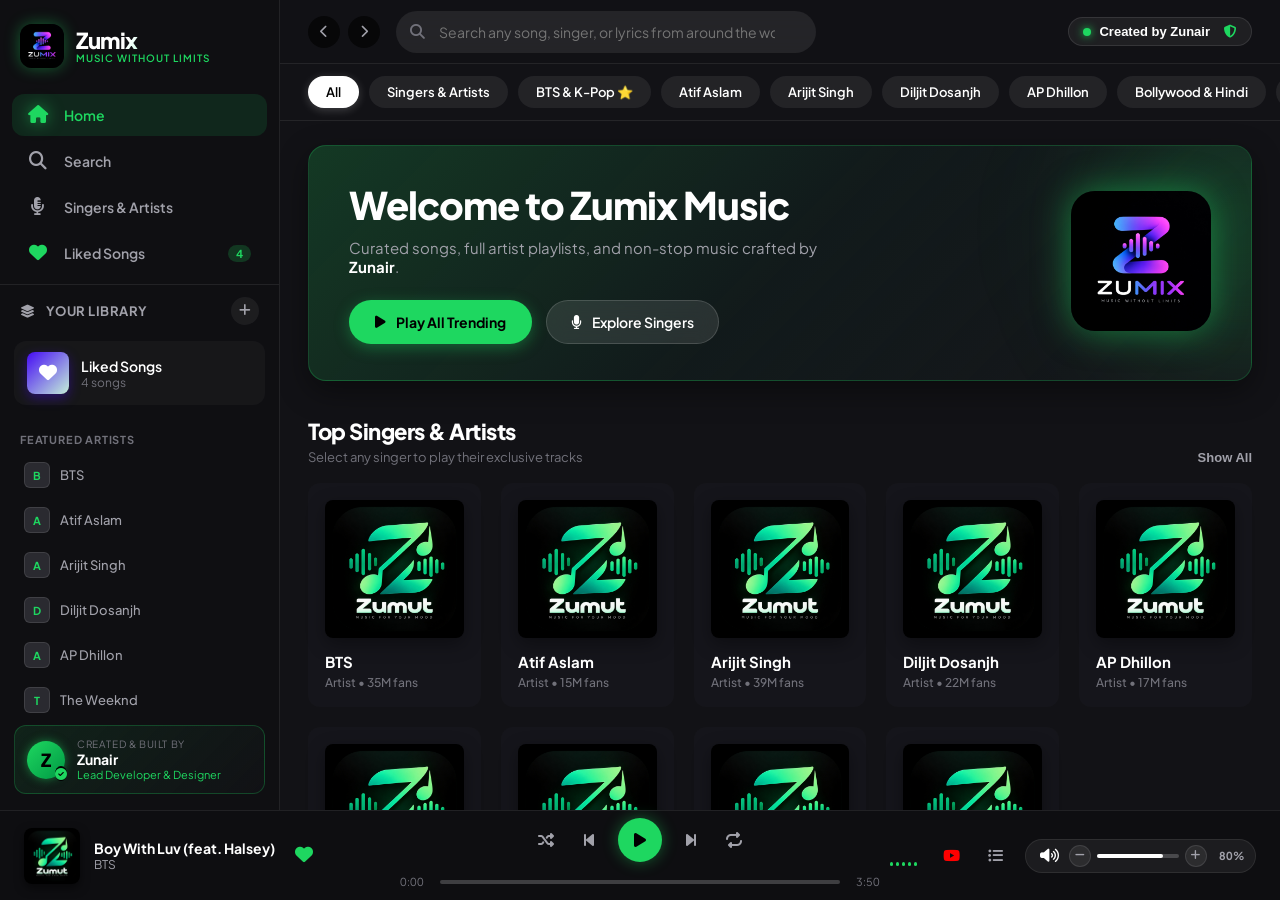
<file: index.html>
<!DOCTYPE html>
<html lang="en">
<head>
  <meta charset="UTF-8">
  <meta name="viewport" content="width=device-width, initial-scale=1.0">
  <title>Zumix - Music Without Limits | Created by Zunair</title>
  <link rel="icon" type="image/png" href="zumix-logo.png">
  <meta name="description" content="Zumix - Music Without Limits created by Zunair. Listen to your favorite songs and complete playlists of every singer with real-time search, responsive audio engine, and dark aesthetic interface.">
  
  <!-- Google Fonts -->
  <link rel="preconnect" href="https://fonts.googleapis.com">
  <link rel="preconnect" href="https://fonts.gstatic.com" crossorigin>
  <link href="https://fonts.googleapis.com/css2?family=Plus+Jakarta+Sans:wght@300;400;500;600;700;800&display=swap" rel="stylesheet">
  
  <!-- Font Awesome Icons -->
  <link rel="stylesheet" href="https://cdnjs.cloudflare.com/ajax/libs/font-awesome/6.5.2/css/all.min.css">
  
  <!-- Main Stylesheet -->
  <link rel="stylesheet" href="style.css">
</head>
<body>
  <div class="app-container">
    
    <!-- LEFT SIDEBAR -->
    <aside class="sidebar" id="sidebar">
      <div class="sidebar-header">
        <div class="brand-logo-container" id="brandHomeBtn">
          <img src="zumix-logo.png" alt="Zumix Logo" class="brand-logo">
          <div class="brand-text">
            <span class="brand-name">Zumix</span>
            <span class="brand-tagline">Music Without Limits</span>
          </div>
        </div>
        <button class="mobile-close-sidebar" id="closeSidebarBtn" aria-label="Close sidebar">
          <i class="fa-solid fa-xmark"></i>
        </button>
      </div>

      <!-- Main Navigation -->
      <nav class="sidebar-nav">
        <ul>
          <li class="nav-item active" id="navHome">
            <a href="javascript:void(0)"><i class="fa-solid fa-house"></i> <span>Home</span></a>
          </li>
          <li class="nav-item" id="navSearch">
            <a href="javascript:void(0)"><i class="fa-solid fa-magnifying-glass"></i> <span>Search</span></a>
          </li>
          <li class="nav-item" id="navSingers">
            <a href="javascript:void(0)"><i class="fa-solid fa-microphone-lines"></i> <span>Singers & Artists</span></a>
          </li>
          <li class="nav-item" id="navLiked">
            <a href="javascript:void(0)">
              <i class="fa-solid fa-heart" style="color: #1ed760;"></i> 
              <span>Liked Songs</span>
              <span class="badge" id="likedCountBadge">0</span>
            </a>
          </li>
        </ul>
      </nav>

      <!-- Library & Playlists Section -->
      <div class="sidebar-library">
        <div class="library-header">
          <div class="lib-title">
            <i class="fa-solid fa-layer-group"></i>
            <span>Your Library</span>
          </div>
          <button class="lib-add-btn" id="createPlaylistBtn" title="Create Playlist">
            <i class="fa-solid fa-plus"></i>
          </button>
        </div>

        <div class="library-shortcuts">
          <div class="lib-card-liked" id="libLikedCard">
            <div class="liked-icon-box">
              <i class="fa-solid fa-heart"></i>
            </div>
            <div class="liked-info">
              <h4>Liked Songs</h4>
              <p><span id="libLikedCount">0</span> songs</p>
            </div>
          </div>
        </div>

        <!-- Quick Singer / Artist Filter list in Sidebar -->
        <div class="sidebar-artists-list">
          <div class="sub-heading">Featured Artists</div>
          <ul id="sidebarArtistUl">
            <!-- Injected via JavaScript -->
          </ul>
        </div>
      </div>

      <!-- Creator Attribution Badge at Sidebar Bottom -->
      <div class="creator-sidebar-card" id="creatorBadgeBtn">
        <div class="creator-avatar-wrap">
          <div class="creator-avatar">Z</div>
          <span class="verified-dot" title="Verified Creator"><i class="fa-solid fa-circle-check"></i></span>
        </div>
        <div class="creator-details">
          <div class="creator-label">Created & Built by</div>
          <div class="creator-name">Zunair</div>
          <div class="creator-role">Lead Developer & Designer</div>
        </div>
      </div>
    </aside>

    <!-- MAIN APP CONTENT AREA -->
    <main class="main-content" id="mainContent">
      
      <!-- TOP NAVIGATION BAR -->
      <header class="top-bar" id="topBar">
        <div class="top-left-group">
          <button class="mobile-toggle-btn" id="openSidebarBtn" aria-label="Open sidebar">
            <i class="fa-solid fa-bars"></i>
          </button>
          
          <div class="history-arrows">
            <button class="history-btn" id="navBackBtn" title="Go back"><i class="fa-solid fa-chevron-left"></i></button>
            <button class="history-btn" id="navForwardBtn" title="Go forward"><i class="fa-solid fa-chevron-right"></i></button>
          </div>

          <!-- Live Global Search Bar -->
          <div class="search-input-wrapper">
            <i class="fa-solid fa-magnifying-glass search-icon"></i>
            <input type="text" id="globalSearchInput" placeholder="Search any song, singer, or lyrics from around the world (Press Enter)..." autocomplete="off">
            <div class="search-spinner" id="searchSpinner"><i class="fa-solid fa-spinner fa-spin"></i></div>
            <button class="clear-search-btn" id="clearSearchBtn" aria-label="Clear search">
              <i class="fa-solid fa-xmark"></i>
            </button>
          </div>
        </div>

        <div class="top-right-group">
          <button class="creator-chip-btn" id="creatorHeaderBtn" title="About Developer Zunair">
            <span class="chip-dot"></span>
            <span class="chip-text">Created by <strong>Zunair</strong></span>
            <i class="fa-solid fa-shield-halved" style="color: #1ed760; margin-left: 6px;"></i>
          </button>
        </div>
      </header>

      <!-- FILTER CHIPS (All, Singers, Bollywood, Punjabi, BTS, Pop) -->
      <section class="filter-chips-bar" id="filterChipsBar">
        <button class="filter-pill active" data-filter="all">All</button>
        <button class="filter-pill" data-filter="artists">Singers & Artists</button>
        <button class="filter-pill" data-filter="bts">BTS & K-Pop ⭐</button>
        <button class="filter-pill" data-filter="atif">Atif Aslam</button>
        <button class="filter-pill" data-filter="arijit">Arijit Singh</button>
        <button class="filter-pill" data-filter="diljit">Diljit Dosanjh</button>
        <button class="filter-pill" data-filter="apdhillon">AP Dhillon</button>
        <button class="filter-pill" data-filter="bollywood">Bollywood & Hindi</button>
        <button class="filter-pill" data-filter="international">International Pop</button>
        <button class="filter-pill" data-filter="local">Local Tracks</button>
      </section>

      <!-- DYNAMIC VIEWS CONTAINER -->
      <div class="content-scroll-area" id="contentScrollArea">
        
        <!-- 1. HOME VIEW (Default) -->
        <section class="view-section active" id="viewHome">
          
          <!-- Hero Banner -->
          <div class="hero-banner">
            <div class="hero-content">
              <h1 class="hero-title">Welcome to Zumix Music</h1>
              <p class="hero-subtitle">Curated songs, full artist playlists, and non-stop music crafted by <strong>Zunair</strong>.</p>
              <div class="hero-actions">
                <button class="btn-primary" id="heroPlayAllBtn">
                  <i class="fa-solid fa-play"></i> Play All Trending
                </button>
                <button class="btn-secondary" id="heroExploreSingersBtn">
                  <i class="fa-solid fa-microphone"></i> Explore Singers
                </button>
              </div>
            </div>
            <div class="hero-logo-showcase">
              <img src="zumix-logo.png" alt="Zumix Badge" class="hero-logo-img">
            </div>
          </div>

          <!-- Top Artists / Singers Section ("Her singer k alag") -->
          <div class="section-container">
            <div class="section-header">
              <div>
                <h2 class="section-title">Top Singers & Artists</h2>
                <p class="section-subtitle">Select any singer to play their exclusive tracks</p>
              </div>
              <button class="view-all-link" id="viewAllSingersBtn">Show All</button>
            </div>
            <div class="artists-grid" id="featuredArtistsGrid">
              <!-- Rendered via JS -->
            </div>
          </div>

          <!-- Quick Picks / Continue Listening -->
          <div class="section-container">
            <div class="section-header">
              <div>
                <h2 class="section-title">Trending Now on Zumix</h2>
                <p class="section-subtitle">Most played tracks this week</p>
              </div>
            </div>
            <div class="songs-grid" id="trendingSongsGrid">
              <!-- Rendered via JS -->
            </div>
          </div>

          <!-- Bollywood & Hindi Classics -->
          <div class="section-container">
            <div class="section-header">
              <div>
                <h2 class="section-title">Bollywood & Desi Vibe</h2>
                <p class="section-subtitle">Heart-touching melodies & upbeat tracks</p>
              </div>
            </div>
            <div class="songs-grid" id="desiSongsGrid">
              <!-- Rendered via JS -->
            </div>
          </div>

          <!-- Global & Pop Top 50 -->
          <div class="section-container">
            <div class="section-header">
              <div>
                <h2 class="section-title">Global Chartbusters</h2>
                <p class="section-subtitle">The biggest international hits right now</p>
              </div>
            </div>
            <div class="songs-grid" id="globalSongsGrid">
              <!-- Rendered via JS -->
            </div>
          </div>

        </section>

        <!-- 2. SINGER / ARTIST DETAIL VIEW -->
        <section class="view-section" id="viewArtistDetail">
          <div class="artist-hero-header" id="artistHeroHeader">
            <div class="artist-hero-backdrop" id="artistBackdrop"></div>
            <div class="artist-hero-content">
              <div class="artist-badge"><i class="fa-solid fa-circle-check"></i> Verified Artist</div>
              <h1 class="artist-hero-name" id="artistHeroName">Artist Name</h1>
              <p class="artist-hero-stats" id="artistHeroStats">2,850,000 monthly listeners • Dedicated Zumix Collection</p>
              <div class="artist-hero-actions">
                <button class="btn-primary" id="artistPlayAllBtn">
                  <i class="fa-solid fa-play"></i> Play Songs
                </button>
                <button class="btn-secondary" id="backToHomeFromArtist">
                  <i class="fa-solid fa-arrow-left"></i> All Singers
                </button>
              </div>
            </div>
          </div>

          <div class="section-container">
            <div class="section-header">
              <div>
                <h2 class="section-title">All Songs by <span id="artistSectionName">Artist</span></h2>
                <p class="section-subtitle" id="artistSongsCountSubtitle">Official discography & hits</p>
              </div>
            </div>
            <div id="artistLoadingSpinner" style="display:none; text-align:center; padding: 40px 20px;">
              <i class="fa-solid fa-circle-notch fa-spin" style="font-size:32px; color:var(--zumut-green); margin-bottom:12px;"></i>
              <p style="color:var(--text-sub); font-size:14px;">Fetching complete songs collection for this singer...</p>
            </div>
            <div class="songs-table-wrapper" id="artistSongsTableWrap">
              <table class="songs-table" id="artistSongsTable">
                <thead>
                  <tr>
                    <th style="width: 45px;">#</th>
                    <th>Title & Singer</th>
                    <th>Album / Category</th>
                    <th style="width: 80px; text-align: center;"><i class="fa-regular fa-heart"></i></th>
                    <th style="width: 80px; text-align: right;"><i class="fa-regular fa-clock"></i></th>
                  </tr>
                </thead>
                <tbody id="artistSongsTableBody">
                  <!-- Rendered via JS -->
                </tbody>
              </table>
            </div>
          </div>
        </section>

        <!-- 3. ALL SINGERS VIEW -->
        <section class="view-section" id="viewAllSingers">
          <div class="section-container">
            <div class="section-header">
              <div>
                <h1 class="section-title">Singers & Artists Directory</h1>
                <p class="section-subtitle">Click on any artist to explore their discography</p>
              </div>
            </div>
            <div class="artists-grid-large" id="allSingersGrid">
              <!-- Rendered via JS -->
            </div>
          </div>
        </section>

        <!-- 4. LIKED SONGS VIEW -->
        <section class="view-section" id="viewLikedSongs">
          <div class="liked-hero-header">
            <div class="liked-big-icon">
              <i class="fa-solid fa-heart"></i>
            </div>
            <div class="liked-hero-text">
              <span class="category-label">PLAYLIST</span>
              <h1 class="liked-hero-title">Liked Songs</h1>
              <p class="liked-hero-meta">
                <span class="user-name">Zunair</span> • <span id="likedViewCount">0 songs</span>
              </p>
            </div>
          </div>

          <div class="section-container">
            <div class="liked-actions-bar">
              <button class="btn-primary" id="playAllLikedBtn">
                <i class="fa-solid fa-play"></i> Play Liked Songs
              </button>
            </div>
            
            <div class="songs-table-wrapper">
              <table class="songs-table" id="likedSongsTable">
                <thead>
                  <tr>
                    <th style="width: 45px;">#</th>
                    <th>Title & Singer</th>
                    <th>Category</th>
                    <th style="width: 80px; text-align: center;"><i class="fa-regular fa-heart"></i></th>
                    <th style="width: 80px; text-align: right;"><i class="fa-regular fa-clock"></i></th>
                  </tr>
                </thead>
                <tbody id="likedSongsTableBody">
                  <!-- Rendered via JS -->
                </tbody>
              </table>
              <div class="empty-state" id="likedEmptyState" style="display: none;">
                <i class="fa-regular fa-heart empty-icon"></i>
                <h3>No liked songs yet</h3>
                <p>Songs you like by tapping the heart icon will appear here.</p>
                <button class="btn-secondary" id="findSongsBtn">Explore Music</button>
              </div>
            </div>
          </div>
        </section>

        <!-- 5. SEARCH RESULTS VIEW -->
        <section class="view-section" id="viewSearchResults">
          <div class="section-container">
            <div class="section-header">
              <h1 class="section-title">Search Results for "<span id="searchQueryEcho"></span>"</h1>
            </div>

            <!-- Top Result Card + Matched Songs -->
            <div class="search-split-container">
              <div class="search-top-result-col" id="searchTopResultCol">
                <h3 class="subsection-title">Top Result</h3>
                <div class="top-result-card" id="searchTopResultCard">
                  <!-- Rendered via JS -->
                </div>
              </div>
              <div class="search-songs-col">
                <h3 class="subsection-title">Songs</h3>
                <div class="songs-table-wrapper">
                  <table class="songs-table">
                    <tbody id="searchSongsTableBody">
                      <!-- Rendered via JS -->
                    </tbody>
                  </table>
                </div>
              </div>
            </div>

            <div class="section-container" style="margin-top: 30px;">
              <h3 class="subsection-title">Matching Artists</h3>
              <div class="artists-grid" id="searchArtistsGrid">
                <!-- Rendered via JS -->
              </div>
            </div>

            <div class="empty-state" id="searchEmptyState" style="display: none;">
              <i class="fa-solid fa-magnifying-glass empty-icon"></i>
              <h3>No results found</h3>
              <p>Try searching for a different song name, singer (e.g., Atif, Arijit, Diljit), or genre.</p>
            </div>
          </div>
        </section>

        <!-- App Footer with Creator Attribution -->
        <footer class="app-footer">
          <div class="footer-content">
            <div class="footer-brand">
              <img src="zumix-logo.png" alt="Zumix Logo" class="footer-logo">
              <div>
                <h3>Zumix</h3>
                <p>Music Without Limits</p>
              </div>
            </div>
            <div class="footer-creator-credit">
              <p>Designed, Engineered & Built with passion by <strong>Zunair</strong></p>
              <div class="footer-tags">
                <span class="tag">Spotify Architecture</span>
                <span class="tag">Smart Singer Filters</span>
                <span class="tag">Instant Search</span>
                <span class="tag">Equalizer Waveform</span>
              </div>
            </div>
          </div>
        </footer>

      </div>
    </main>

    <!-- RIGHT/POPUP QUEUE DRAWER (Collapsible) -->
    <aside class="queue-drawer" id="queueDrawer">
      <div class="queue-header">
        <h3>Current Play Queue</h3>
        <button class="queue-close-btn" id="closeQueueBtn"><i class="fa-solid fa-xmark"></i></button>
      </div>
      <div class="queue-current-wrap">
        <div class="queue-label">Now Playing</div>
        <div class="queue-current-card" id="queueCurrentCard">
          <!-- Injected via JS -->
        </div>
      </div>
      <div class="queue-upcoming-wrap">
        <div class="queue-label">Next In Queue</div>
        <ul class="queue-list" id="queueList">
          <!-- Injected via JS -->
        </ul>
      </div>
    </aside>

  </div>

  <!-- PERSISTENT BOTTOM AUDIO PLAYER BAR -->
  <footer class="player-bar" id="playerBar">
    
    <!-- Left: Track Info & Like Toggle -->
    <div class="player-left">
      <div class="track-thumb-container">
        <img src="zumix-logo.png" alt="Track Cover" class="track-thumb" id="playerTrackThumb">
        <div class="thumb-glow" id="playerThumbGlow"></div>
      </div>
      <div class="track-details">
        <div class="track-title" id="playerTrackTitle">Kontraa Nasha</div>
        <div class="track-artist" id="playerTrackArtist">Bollywood Pop</div>
      </div>
      <button class="like-btn" id="playerLikeBtn" aria-label="Like song" title="Save to Liked Songs">
        <i class="fa-regular fa-heart"></i>
      </button>
    </div>

    <!-- Center: Player Controls & Timeline Slider -->
    <div class="player-center">
      <div class="player-controls">
        <button class="control-btn" id="shuffleBtn" title="Shuffle (S)">
          <i class="fa-solid fa-shuffle"></i>
        </button>
        <button class="control-btn" id="prevBtn" title="Previous Song (Left Arrow)">
          <i class="fa-solid fa-backward-step"></i>
        </button>
        <button class="control-btn play-btn" id="mainPlayBtn" title="Play / Pause (Spacebar)">
          <i class="fa-solid fa-play"></i>
        </button>
        <button class="control-btn" id="nextBtn" title="Next Song (Right Arrow)">
          <i class="fa-solid fa-forward-step"></i>
        </button>
        <button class="control-btn" id="repeatBtn" title="Repeat (R)">
          <i class="fa-solid fa-repeat"></i>
        </button>
      </div>

      <div class="player-timeline">
        <span class="time-label" id="currentTimeLabel">0:00</span>
        <div class="seek-slider-container">
          <input type="range" id="seekSlider" min="0" max="100" value="0" step="0.5" aria-label="Audio progress seek bar">
          <div class="seek-progress-fill" id="seekProgressFill"></div>
        </div>
        <span class="time-label" id="durationLabel">0:00</span>
      </div>
    </div>

    <!-- Right: Visualizer, Queue Toggle, Volume Slider -->
    <div class="player-right">
      
      <!-- Live Equalizer Animation -->
      <div class="equalizer-bars-mini" id="audioEqualizerBars" title="Sound Equalizer">
        <span class="bar bar-1"></span>
        <span class="bar bar-2"></span>
        <span class="bar bar-3"></span>
        <span class="bar bar-4"></span>
        <span class="bar bar-5"></span>
      </div>

      <button class="player-icon-btn" id="openFullSongBtn" title="Play Full Song on YouTube" style="color: #ff0000;">
        <i class="fa-brands fa-youtube"></i>
      </button>

      <button class="player-icon-btn" id="toggleQueueBtn" title="Queue">
        <i class="fa-solid fa-list-ul"></i>
      </button>

      <div class="volume-container" id="volumeContainer" title="Volume Controls: Click + / -, drag slider, or scroll mouse wheel">
        <button class="volume-mute-btn" id="volumeMuteBtn" title="Mute / Unmute (M)" aria-label="Mute or Unmute">
          <i class="fa-solid fa-volume-high" id="volumeIcon"></i>
        </button>
        <button class="vol-step-btn" id="volDownBtn" title="Volume Down (-10%)" aria-label="Decrease Volume">
          <i class="fa-solid fa-minus"></i>
        </button>
        <div class="volume-slider-wrapper" id="volumeSliderWrapper">
          <input type="range" id="volumeSlider" min="0" max="1" step="0.01" value="0.8" aria-label="Volume slider">
          <div class="volume-progress-fill" id="volumeProgressFill"></div>
        </div>
        <button class="vol-step-btn" id="volUpBtn" title="Volume Up (+10%)" aria-label="Increase Volume">
          <i class="fa-solid fa-plus"></i>
        </button>
        <span class="volume-pct-label" id="volumePercentLabel">80%</span>
      </div>
    </div>
  </footer>

  <!-- DEDICATED GLOBAL AUDIO ELEMENT -->
  <audio id="globalAudio" preload="auto"></audio>

  <!-- CREATOR MODAL (ABOUT ZUNAIR & ZUMIX) -->
  <div class="modal-overlay" id="creatorModalOverlay">
    <div class="modal-dialog">
      <button class="modal-close-btn" id="closeCreatorModalBtn"><i class="fa-solid fa-xmark"></i></button>
      <div class="modal-header">
        <div class="modal-logo-wrap">
          <img src="zumix-logo.png" alt="Zumix Logo" class="modal-logo">
        </div>
        <h2>Zumix Music</h2>
        <span class="modal-tagline">"Music Without Limits"</span>
      </div>
      <div class="modal-body">
        <div class="developer-profile-card">
          <div class="dev-avatar">Z</div>
          <div class="dev-meta">
            <h3>Created by Zunair</h3>
            <span class="verified-tag"><i class="fa-solid fa-certificate"></i> Official Creator & Developer</span>
            <p>Crafted with modern responsive web technologies, customized Spotify design system, audio engine, and dynamic singer discographies.</p>
          </div>
        </div>

        <div class="app-specs-grid">
          <div class="spec-card">
            <i class="fa-solid fa-music"></i>
            <h4>Songs Library</h4>
            <p>Curated Bollywood, Punjabi, & International hits</p>
          </div>
          <div class="spec-card">
            <i class="fa-solid fa-filter"></i>
            <h4>Singer Filters</h4>
            <p>Separate catalogs for every artist</p>
          </div>
          <div class="spec-card">
            <i class="fa-solid fa-bolt"></i>
            <h4>Instant Search</h4>
            <p>Real-time fuzzy query filtering</p>
          </div>
          <div class="spec-card">
            <i class="fa-solid fa-heart"></i>
            <h4>Liked Favorites</h4>
            <p>Saved in localStorage across sessions</p>
          </div>
        </div>

        <div class="keyboard-shortcuts-hint">
          <h4>Keyboard Shortcuts</h4>
          <div class="shortcut-tags">
            <span><kbd>Space</kbd> Play / Pause</span>
            <span><kbd>→</kbd> Seek +5s</span>
            <span><kbd>←</kbd> Seek -5s</span>
            <span><kbd>↑</kbd> Vol Up</span>
            <span><kbd>↓</kbd> Vol Down</span>
            <span><kbd>M</kbd> Mute</span>
            <span><kbd>L</kbd> Like Track</span>
          </div>
        </div>
      </div>
      <div class="modal-footer">
        <button class="btn-primary" id="modalDismissBtn">Enjoy Listening</button>
      </div>
    </div>
  </div>

  <!-- TOAST NOTIFICATION -->
  <div class="toast-notification" id="toastNotification">
    <i class="fa-solid fa-circle-check toast-icon" id="toastIcon"></i>
    <span class="toast-message" id="toastMessage">Added to Liked Songs</span>
  </div>

  <!-- MAIN SCRIPT -->
  <script src="script.js"></script>
</body>
</html>
</file>
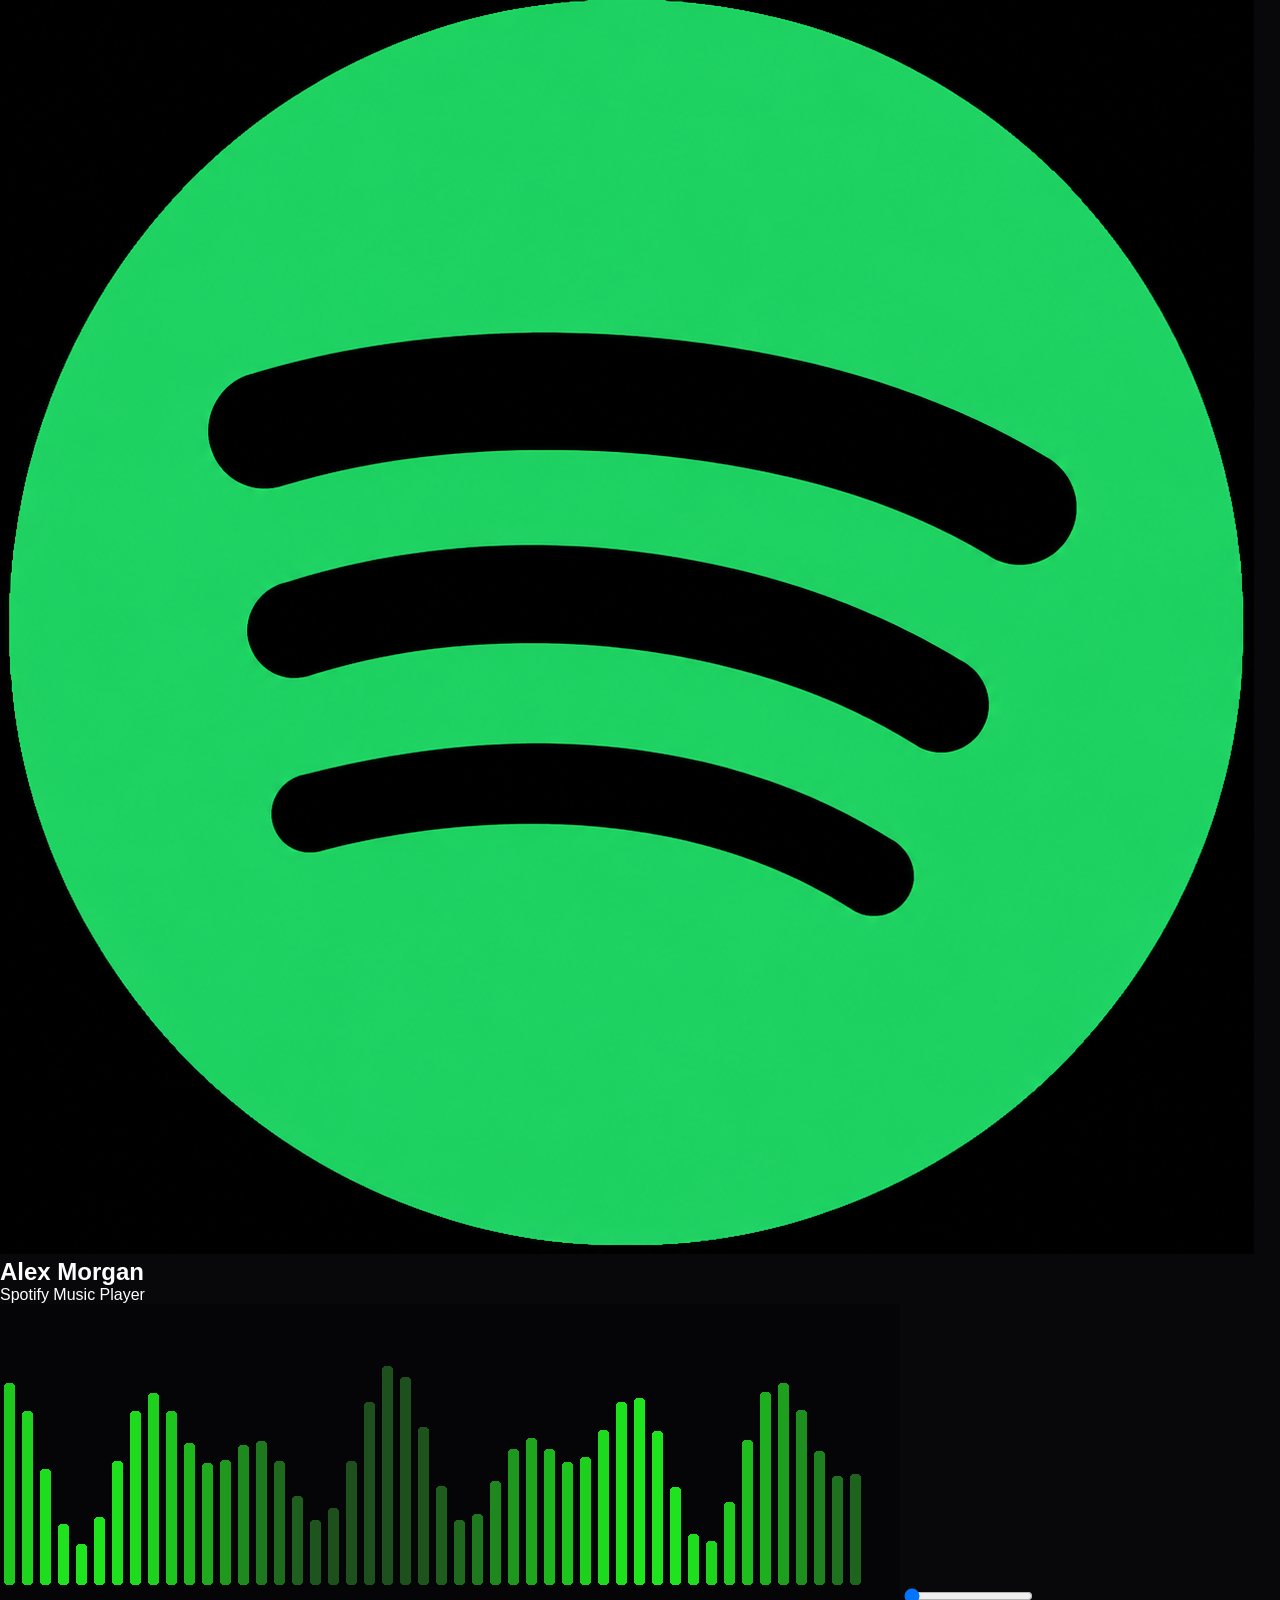
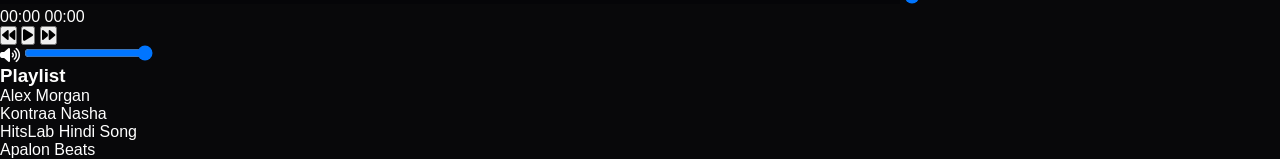
<file: idex.html>
<!DOCTYPE html>
<html lang="en">

<head>

<meta charset="UTF-8">
<meta name="viewport" content="width=device-width, initial-scale=1.0">

<title>Spotify Music Player</title>

<link rel="stylesheet" href="style.css">

<link rel="stylesheet"
href="https://cdnjs.cloudflare.com/ajax/libs/font-awesome/6.5.2/css/all.min.css">

</head>

<body>

<div class="overlay">

<div class="player">

<img src="spotify pic.png" class="logo">

<h2 id="songName">Alex Morgan</h2>

<p id="artistName">Spotify Music Player</p>

<img src="gui.gif" class="equalizer">

<audio id="audio"></audio>

<input
type="range"
id="progress"
value="0"
min="0"
max="100">

<div class="time">

<span id="current">00:00</span>

<span id="duration">00:00</span>

</div>

<div class="buttons">

<button id="back">

<i class="fa-solid fa-backward"></i>

</button>

<button id="play">

<i class="fa-solid fa-play"></i>

</button>

<button id="next">

<i class="fa-solid fa-forward"></i>

</button>

</div>

<div class="volume">

<i class="fa-solid fa-volume-high"></i>

<input
type="range"
id="volume"
min="0"
max="1"
step="0.1"
value="1">

</div>

<div class="playlist">

<h3>Playlist</h3>

<ul id="playlist">

<li>Alex Morgan</li>

<li>Kontraa Nasha</li>

<li>HitsLab Hindi Song</li>

<li>Apalon Beats</li>

</ul>

</div>

</div>

</div>

<script src="script.js"></script>

</body>

</html>
</file>
<file: style.css>
/* =========================================================
   ZUMIX - MUSIC WITHOUT LIMITS
   Created & Designed by Zunair
   Spotify Dark Aesthetic & Glassmorphism Design System
   ========================================================= */

:root {
  --bg-app: #08080a;
  --bg-sidebar: #0f0f12;
  --bg-main: #121216;
  --bg-card: rgba(24, 24, 29, 0.7);
  --bg-card-hover: #22222a;
  --bg-player: rgba(15, 15, 18, 0.95);
  
  --zumut-green: #1ed760;
  --zumut-green-glow: #00ff87;
  --zumut-accent: #10b981;
  --zumut-gradient: linear-gradient(135deg, #00d2ff 0%, #9b51e0 50%, #e040fb 100%);
  --zumix-gradient: linear-gradient(135deg, #00d2ff 0%, #9b51e0 50%, #e040fb 100%);
  --spotify-green-gradient: linear-gradient(135deg, #1ed760 0%, #1db954 100%);
  --liked-gradient: linear-gradient(135deg, #450af5 0%, #c4efd9 100%);
  
  --text-white: #ffffff;
  --text-sub: #a1a1aa;
  --text-muted: #71717a;
  --border-color: rgba(255, 255, 255, 0.08);
  --border-glow: rgba(30, 215, 96, 0.25);
  
  --sidebar-width: 280px;
  --player-height: 90px;
  --radius-sm: 8px;
  --radius-md: 12px;
  --radius-lg: 18px;
  --radius-full: 9999px;
  
  --font-main: 'Plus Jakarta Sans', -apple-system, BlinkMacSystemFont, 'Segoe UI', Roboto, sans-serif;
  --transition: all 0.25s cubic-bezier(0.4, 0, 0.2, 1);
}

* {
  margin: 0;
  padding: 0;
  box-sizing: border-box;
}

body {
  font-family: var(--font-main);
  background-color: var(--bg-app);
  color: var(--text-white);
  height: 100vh;
  overflow: hidden;
  user-select: none;
  -webkit-font-smoothing: antialiased;
}

/* Base Scrollbar */
::-webkit-scrollbar {
  width: 8px;
  height: 8px;
}
::-webkit-scrollbar-track {
  background: transparent;
}
::-webkit-scrollbar-thumb {
  background: rgba(255, 255, 255, 0.15);
  border-radius: var(--radius-full);
}
::-webkit-scrollbar-thumb:hover {
  background: rgba(255, 255, 255, 0.3);
}

/* App Layout Grid */
.app-container {
  display: flex;
  height: calc(100vh - var(--player-height));
  width: 100%;
  position: relative;
  background: radial-gradient(circle at 10% 20%, rgba(30, 215, 96, 0.06) 0%, transparent 40%),
              radial-gradient(circle at 90% 80%, rgba(0, 255, 135, 0.04) 0%, transparent 50%),
              var(--bg-app);
}

/* =========================================================
   SIDEBAR
   ========================================================= */
.sidebar {
  width: var(--sidebar-width);
  background: var(--bg-sidebar);
  border-right: 1px solid var(--border-color);
  display: flex;
  flex-direction: column;
  flex-shrink: 0;
  z-index: 100;
  transition: transform 0.3s ease;
  backdrop-filter: blur(20px);
}

.sidebar-header {
  padding: 24px 20px 16px;
  display: flex;
  align-items: center;
  justify-content: space-between;
}

.brand-logo-container {
  display: flex;
  align-items: center;
  gap: 12px;
  cursor: pointer;
  text-decoration: none;
}

.brand-logo {
  width: 44px;
  height: 44px;
  border-radius: 12px;
  object-fit: cover;
  box-shadow: 0 0 15px rgba(30, 215, 96, 0.4);
  transition: var(--transition);
}

.brand-logo-container:hover .brand-logo {
  transform: scale(1.06) rotate(3deg);
  box-shadow: 0 0 25px rgba(30, 215, 96, 0.7);
}

.brand-text {
  display: flex;
  flex-direction: column;
}

.brand-name {
  font-size: 22px;
  font-weight: 800;
  letter-spacing: -0.5px;
  background: linear-gradient(120deg, #ffffff 40%, #00ff87 100%);
  -webkit-background-clip: text;
  -webkit-text-fill-color: transparent;
  line-height: 1.1;
}

.brand-tagline {
  font-size: 10px;
  font-weight: 600;
  letter-spacing: 1px;
  color: var(--zumut-green);
  text-transform: uppercase;
}

.mobile-close-sidebar {
  display: none;
  background: transparent;
  border: none;
  color: var(--text-sub);
  font-size: 20px;
  cursor: pointer;
}

/* Sidebar Nav */
.sidebar-nav {
  padding: 10px 12px;
}

.sidebar-nav ul {
  list-style: none;
  display: flex;
  flex-direction: column;
  gap: 4px;
}

.sidebar-nav .nav-item a {
  display: flex;
  align-items: center;
  gap: 16px;
  padding: 12px 16px;
  color: var(--text-sub);
  text-decoration: none;
  font-size: 14px;
  font-weight: 600;
  border-radius: var(--radius-md);
  transition: var(--transition);
}

.sidebar-nav .nav-item a i {
  font-size: 18px;
  width: 20px;
  text-align: center;
  transition: var(--transition);
}

.sidebar-nav .nav-item:hover a {
  color: var(--text-white);
  background: rgba(255, 255, 255, 0.05);
}

.sidebar-nav .nav-item.active a {
  color: var(--zumut-green);
  background: rgba(30, 215, 96, 0.12);
}

.sidebar-nav .nav-item.active a i {
  color: var(--zumut-green);
  filter: drop-shadow(0 0 8px rgba(30, 215, 96, 0.6));
}

.badge {
  margin-left: auto;
  background: rgba(30, 215, 96, 0.2);
  color: var(--zumut-green);
  font-size: 11px;
  font-weight: 700;
  padding: 2px 8px;
  border-radius: var(--radius-full);
}

/* Sidebar Library */
.sidebar-library {
  flex: 1;
  overflow-y: auto;
  padding: 12px 14px;
  display: flex;
  flex-direction: column;
  gap: 16px;
  border-top: 1px solid var(--border-color);
}

.library-header {
  display: flex;
  align-items: center;
  justify-content: space-between;
  padding: 0 6px;
}

.lib-title {
  display: flex;
  align-items: center;
  gap: 10px;
  color: var(--text-sub);
  font-size: 13px;
  font-weight: 700;
  text-transform: uppercase;
  letter-spacing: 0.5px;
}

.lib-add-btn {
  background: rgba(255, 255, 255, 0.06);
  border: none;
  color: var(--text-sub);
  width: 28px;
  height: 28px;
  border-radius: var(--radius-full);
  display: flex;
  align-items: center;
  justify-content: center;
  cursor: pointer;
  transition: var(--transition);
}

.lib-add-btn:hover {
  color: var(--text-white);
  background: rgba(255, 255, 255, 0.15);
  transform: scale(1.1);
}

.lib-card-liked {
  display: flex;
  align-items: center;
  gap: 12px;
  padding: 10px 12px;
  background: rgba(255, 255, 255, 0.03);
  border-radius: var(--radius-md);
  cursor: pointer;
  border: 1px solid transparent;
  transition: var(--transition);
}

.lib-card-liked:hover {
  background: rgba(255, 255, 255, 0.08);
  border-color: rgba(30, 215, 96, 0.3);
  transform: translateY(-2px);
}

.liked-icon-box {
  width: 42px;
  height: 42px;
  border-radius: 8px;
  background: var(--liked-gradient);
  display: flex;
  align-items: center;
  justify-content: center;
  color: #fff;
  font-size: 18px;
  box-shadow: 0 4px 12px rgba(69, 10, 245, 0.4);
}

.liked-info h4 {
  font-size: 14px;
  font-weight: 600;
  color: var(--text-white);
}

.liked-info p {
  font-size: 12px;
  color: var(--text-muted);
}

/* Sidebar Featured Artists */
.sidebar-artists-list .sub-heading {
  font-size: 11px;
  font-weight: 700;
  text-transform: uppercase;
  color: var(--text-muted);
  letter-spacing: 0.8px;
  margin: 12px 6px 8px;
}

.sidebar-artists-list ul {
  list-style: none;
  display: flex;
  flex-direction: column;
  gap: 3px;
}

.sidebar-artists-list li {
  display: flex;
  align-items: center;
  gap: 10px;
  padding: 8px 10px;
  border-radius: var(--radius-sm);
  cursor: pointer;
  color: var(--text-sub);
  font-size: 13px;
  font-weight: 500;
  transition: var(--transition);
}

.sidebar-artists-list li:hover,
.sidebar-artists-list li.active {
  color: var(--text-white);
  background: rgba(255, 255, 255, 0.06);
}

.sidebar-artists-list li.active {
  color: var(--zumut-green);
  font-weight: 700;
}

.artist-avatar-mini {
  width: 26px;
  height: 26px;
  border-radius: 6px;
  object-fit: cover;
  background: #2a2a30;
  display: flex;
  align-items: center;
  justify-content: center;
  font-size: 11px;
  font-weight: 700;
  color: var(--zumut-green);
  border: 1px solid rgba(255,255,255,0.1);
}

/* Creator Attribution Card at Sidebar Footer */
.creator-sidebar-card {
  margin: 12px 14px 16px;
  padding: 12px;
  border-radius: var(--radius-md);
  background: linear-gradient(135deg, rgba(30, 215, 96, 0.1) 0%, rgba(18, 18, 22, 0.9) 100%);
  border: 1px solid var(--border-glow);
  display: flex;
  align-items: center;
  gap: 12px;
  cursor: pointer;
  transition: var(--transition);
}

.creator-sidebar-card:hover {
  transform: translateY(-2px);
  box-shadow: 0 4px 20px rgba(30, 215, 96, 0.25);
  border-color: var(--zumut-green);
}

.creator-avatar-wrap {
  position: relative;
}

.creator-avatar {
  width: 38px;
  height: 38px;
  border-radius: 50%;
  background: linear-gradient(135deg, #1ed760, #009944);
  color: #000;
  font-weight: 800;
  font-size: 18px;
  display: flex;
  align-items: center;
  justify-content: center;
  box-shadow: 0 0 10px rgba(30, 215, 96, 0.5);
}

.verified-dot {
  position: absolute;
  bottom: -2px;
  right: -2px;
  color: #1ed760;
  font-size: 12px;
  background: #000;
  border-radius: 50%;
}

.creator-label {
  font-size: 10px;
  text-transform: uppercase;
  letter-spacing: 0.6px;
  color: var(--text-muted);
}

.creator-name {
  font-size: 14px;
  font-weight: 700;
  color: var(--text-white);
}

.creator-role {
  font-size: 11px;
  color: var(--zumut-green);
}

/* =========================================================
   MAIN CONTENT & HEADER
   ========================================================= */
.main-content {
  flex: 1;
  display: flex;
  flex-direction: column;
  overflow: hidden;
  position: relative;
  background: var(--bg-main);
}

/* Top Bar */
.top-bar {
  height: 64px;
  padding: 0 28px;
  display: flex;
  align-items: center;
  justify-content: space-between;
  background: rgba(18, 18, 22, 0.85);
  backdrop-filter: blur(15px);
  border-bottom: 1px solid var(--border-color);
  z-index: 50;
  flex-shrink: 0;
}

.top-left-group {
  display: flex;
  align-items: center;
  gap: 16px;
  flex: 1;
}

.mobile-toggle-btn {
  display: none;
  background: transparent;
  border: none;
  color: var(--text-white);
  font-size: 20px;
  cursor: pointer;
  padding: 6px;
}

.history-arrows {
  display: flex;
  gap: 8px;
}

.history-btn {
  width: 32px;
  height: 32px;
  border-radius: 50%;
  background: rgba(0, 0, 0, 0.6);
  border: none;
  color: var(--text-sub);
  display: flex;
  align-items: center;
  justify-content: center;
  font-size: 13px;
  cursor: pointer;
  transition: var(--transition);
}

.history-btn:hover {
  background: rgba(255, 255, 255, 0.15);
  color: var(--text-white);
}

/* Search Bar */
.search-input-wrapper {
  position: relative;
  width: 100%;
  max-width: 420px;
  display: flex;
  align-items: center;
}

.search-icon {
  position: absolute;
  left: 14px;
  color: var(--text-muted);
  font-size: 15px;
  pointer-events: none;
}

.search-input-wrapper input {
  width: 100%;
  height: 42px;
  background: rgba(255, 255, 255, 0.08);
  border: 1px solid transparent;
  border-radius: var(--radius-full);
  padding: 0 40px 0 42px;
  color: var(--text-white);
  font-family: var(--font-main);
  font-size: 14px;
  outline: none;
  transition: var(--transition);
}

.search-input-wrapper input:focus {
  background: rgba(255, 255, 255, 0.12);
  border-color: var(--zumut-green);
  box-shadow: 0 0 15px rgba(30, 215, 96, 0.25);
}

.clear-search-btn {
  position: absolute;
  right: 12px;
  background: transparent;
  border: none;
  color: var(--text-muted);
  font-size: 14px;
  cursor: pointer;
  display: none;
}

.clear-search-btn:hover {
  color: var(--text-white);
}

.search-spinner {
  position: absolute;
  right: 34px;
  color: var(--zumut-green);
  font-size: 13px;
  display: none;
  pointer-events: none;
}

.search-spinner.active {
  display: block;
}

/* Creator Profile Chip in Top Right */
.creator-chip-btn {
  display: flex;
  align-items: center;
  gap: 8px;
  background: rgba(255, 255, 255, 0.06);
  border: 1px solid rgba(255, 255, 255, 0.1);
  padding: 6px 14px;
  border-radius: var(--radius-full);
  color: var(--text-white);
  font-size: 13px;
  font-weight: 600;
  cursor: pointer;
  transition: var(--transition);
}

.creator-chip-btn:hover {
  background: rgba(30, 215, 96, 0.15);
  border-color: var(--zumut-green);
  transform: translateY(-1px);
}

.chip-dot {
  width: 8px;
  height: 8px;
  border-radius: 50%;
  background: var(--zumut-green);
  box-shadow: 0 0 8px var(--zumut-green);
}

/* Filter Chips Bar */
.filter-chips-bar {
  padding: 12px 28px;
  display: flex;
  gap: 10px;
  background: var(--bg-main);
  border-bottom: 1px solid var(--border-color);
  overflow-x: auto;
  flex-shrink: 0;
}

.filter-pill {
  padding: 8px 18px;
  border-radius: var(--radius-full);
  border: none;
  background: rgba(255, 255, 255, 0.07);
  color: var(--text-white);
  font-family: var(--font-main);
  font-size: 13px;
  font-weight: 600;
  cursor: pointer;
  white-space: nowrap;
  transition: var(--transition);
}

.filter-pill:hover {
  background: rgba(255, 255, 255, 0.15);
}

.filter-pill.active {
  background: var(--text-white);
  color: #000;
  box-shadow: 0 2px 10px rgba(255, 255, 255, 0.2);
}

/* Content Scroll Area */
.content-scroll-area {
  flex: 1;
  overflow-y: auto;
  padding: 24px 28px 40px;
  display: flex;
  flex-direction: column;
}

/* Views Navigation Switching */
.view-section {
  display: none;
  animation: fadeIn 0.3s ease;
}

.view-section.active {
  display: block;
}

@keyframes fadeIn {
  from { opacity: 0; transform: translateY(6px); }
  to { opacity: 1; transform: translateY(0); }
}

/* =========================================================
   HERO BANNER
   ========================================================= */
.hero-banner {
  background: linear-gradient(135deg, rgba(30, 215, 96, 0.2) 0%, rgba(16, 185, 129, 0.05) 50%, rgba(24, 24, 29, 0.6) 100%);
  border: 1px solid var(--border-glow);
  border-radius: var(--radius-lg);
  padding: 36px 40px;
  display: flex;
  align-items: center;
  justify-content: space-between;
  margin-bottom: 36px;
  position: relative;
  overflow: hidden;
  box-shadow: 0 10px 30px rgba(0, 0, 0, 0.4);
}

.hero-banner::before {
  content: '';
  position: absolute;
  top: -50%;
  right: -20%;
  width: 400px;
  height: 400px;
  background: radial-gradient(circle, rgba(30, 215, 96, 0.25) 0%, transparent 70%);
  filter: blur(50px);
  pointer-events: none;
}

.hero-greeting {
  font-size: 14px;
  font-weight: 700;
  text-transform: uppercase;
  letter-spacing: 1px;
  color: var(--zumut-green);
  margin-bottom: 8px;
}

.hero-title {
  font-size: 38px;
  font-weight: 800;
  letter-spacing: -1px;
  margin-bottom: 10px;
  line-height: 1.2;
}

.hero-subtitle {
  font-size: 15px;
  color: var(--text-sub);
  margin-bottom: 24px;
  max-width: 500px;
}

.hero-subtitle strong {
  color: var(--text-white);
}

.hero-actions {
  display: flex;
  gap: 14px;
}

.hero-logo-showcase {
  position: relative;
}

.hero-logo-img {
  width: 140px;
  height: 140px;
  border-radius: 24px;
  object-fit: cover;
  box-shadow: 0 0 35px rgba(30, 215, 96, 0.5);
  animation: float 6s ease-in-out infinite;
}

@keyframes float {
  0%, 100% { transform: translateY(0px) rotate(0deg); }
  50% { transform: translateY(-8px) rotate(2deg); }
}

/* Primary and Secondary Buttons */
.btn-primary {
  display: inline-flex;
  align-items: center;
  gap: 10px;
  background: var(--zumut-green);
  color: #000;
  border: none;
  font-family: var(--font-main);
  font-size: 14px;
  font-weight: 700;
  padding: 12px 26px;
  border-radius: var(--radius-full);
  cursor: pointer;
  transition: var(--transition);
  box-shadow: 0 4px 15px rgba(30, 215, 96, 0.35);
}

.btn-primary:hover {
  transform: scale(1.05);
  background: #1fdf64;
  box-shadow: 0 6px 25px rgba(30, 215, 96, 0.6);
}

.btn-secondary {
  display: inline-flex;
  align-items: center;
  gap: 10px;
  background: rgba(255, 255, 255, 0.1);
  color: var(--text-white);
  border: 1px solid rgba(255, 255, 255, 0.15);
  font-family: var(--font-main);
  font-size: 14px;
  font-weight: 600;
  padding: 12px 24px;
  border-radius: var(--radius-full);
  cursor: pointer;
  transition: var(--transition);
  backdrop-filter: blur(10px);
}

.btn-secondary:hover {
  background: rgba(255, 255, 255, 0.2);
  transform: scale(1.03);
}

/* =========================================================
   SECTION HEADERS & GRIDS
   ========================================================= */
.section-container {
  margin-bottom: 36px;
}

.section-header {
  display: flex;
  align-items: flex-end;
  justify-content: space-between;
  margin-bottom: 18px;
}

.section-title {
  font-size: 22px;
  font-weight: 800;
  letter-spacing: -0.5px;
}

.section-subtitle {
  font-size: 13px;
  color: var(--text-muted);
  margin-top: 4px;
}

.view-all-link {
  background: transparent;
  border: none;
  color: var(--text-sub);
  font-size: 13px;
  font-weight: 700;
  cursor: pointer;
  transition: var(--transition);
}

.view-all-link:hover {
  color: var(--zumut-green);
  text-decoration: underline;
}

/* ARTISTS GRID ("Her singer k alag") */
.artists-grid {
  display: grid;
  grid-template-columns: repeat(auto-fill, minmax(170px, 1fr));
  gap: 20px;
}

.artists-grid-large {
  display: grid;
  grid-template-columns: repeat(auto-fill, minmax(200px, 1fr));
  gap: 24px;
}

.artist-card {
  background: var(--bg-card);
  border-radius: var(--radius-md);
  padding: 16px;
  text-align: left;
  cursor: pointer;
  transition: var(--transition);
  position: relative;
  border: 1px solid transparent;
  display: flex;
  flex-direction: column;
  align-items: flex-start;
}

.artist-card:hover {
  background: var(--bg-card-hover);
  border-color: rgba(30, 215, 96, 0.3);
  transform: translateY(-5px);
  box-shadow: 0 12px 24px rgba(0, 0, 0, 0.5);
}

.artist-img-wrap {
  width: 100%;
  aspect-ratio: 1;
  border-radius: var(--radius-sm);
  margin-bottom: 14px;
  position: relative;
  overflow: hidden;
  box-shadow: 0 6px 18px rgba(0, 0, 0, 0.35);
}

.artist-img {
  width: 100%;
  height: 100%;
  object-fit: cover;
  transition: transform 0.4s ease;
}

.artist-card:hover .artist-img {
  transform: scale(1.08);
}

.artist-card-play-btn {
  position: absolute;
  right: 8px;
  bottom: 8px;
  width: 44px;
  height: 44px;
  border-radius: 50%;
  background: var(--zumut-green);
  color: #000;
  display: flex;
  align-items: center;
  justify-content: center;
  font-size: 16px;
  box-shadow: 0 6px 15px rgba(0, 0, 0, 0.4);
  opacity: 0;
  transform: translateY(10px);
  transition: var(--transition);
}

.artist-card:hover .artist-card-play-btn {
  opacity: 1;
  transform: translateY(0);
}

.artist-card-play-btn:hover {
  transform: scale(1.1) translateY(0);
  background: #1fdf64;
}

.artist-name {
  font-size: 15px;
  font-weight: 700;
  color: var(--text-white);
  margin-bottom: 4px;
  white-space: nowrap;
  overflow: hidden;
  text-overflow: ellipsis;
  max-width: 100%;
}

.artist-role {
  font-size: 12px;
  color: var(--text-muted);
  font-weight: 500;
}

/* SONGS GRID */
.songs-grid {
  display: grid;
  grid-template-columns: repeat(auto-fill, minmax(190px, 1fr));
  gap: 20px;
}

.song-card {
  background: var(--bg-card);
  border-radius: var(--radius-md);
  padding: 16px;
  cursor: pointer;
  transition: var(--transition);
  border: 1px solid transparent;
  display: flex;
  flex-direction: column;
  position: relative;
}

.song-card:hover {
  background: var(--bg-card-hover);
  border-color: rgba(30, 215, 96, 0.25);
  transform: translateY(-4px);
  box-shadow: 0 12px 24px rgba(0, 0, 0, 0.45);
}

.song-thumb-wrap {
  width: 100%;
  aspect-ratio: 1;
  border-radius: var(--radius-sm);
  margin-bottom: 14px;
  position: relative;
  overflow: hidden;
  box-shadow: 0 6px 18px rgba(0, 0, 0, 0.35);
}

.song-thumb {
  width: 100%;
  height: 100%;
  object-fit: cover;
  transition: transform 0.4s ease;
}

.song-card:hover .song-thumb {
  transform: scale(1.06);
}

.song-card-play-btn {
  position: absolute;
  right: 10px;
  bottom: 10px;
  width: 44px;
  height: 44px;
  border-radius: 50%;
  background: var(--zumut-green);
  color: #000;
  display: flex;
  align-items: center;
  justify-content: center;
  font-size: 16px;
  box-shadow: 0 6px 18px rgba(0, 0, 0, 0.5);
  opacity: 0;
  transform: translateY(8px);
  transition: var(--transition);
}

.song-card:hover .song-card-play-btn {
  opacity: 1;
  transform: translateY(0);
}

.song-card-play-btn:hover {
  transform: scale(1.1) translateY(0);
  background: #1fdf64;
}

.song-card-title {
  font-size: 14px;
  font-weight: 700;
  color: var(--text-white);
  white-space: nowrap;
  overflow: hidden;
  text-overflow: ellipsis;
  margin-bottom: 4px;
}

.song-card-artist {
  font-size: 12px;
  color: var(--text-sub);
  white-space: nowrap;
  overflow: hidden;
  text-overflow: ellipsis;
  transition: color 0.2s;
}

.song-card-artist:hover {
  color: var(--zumut-green);
  text-decoration: underline;
}

.song-card-like {
  position: absolute;
  top: 24px;
  right: 24px;
  background: rgba(0, 0, 0, 0.6);
  border: none;
  width: 32px;
  height: 32px;
  border-radius: 50%;
  color: #fff;
  display: flex;
  align-items: center;
  justify-content: center;
  font-size: 14px;
  opacity: 0;
  transition: var(--transition);
}

.song-card:hover .song-card-like,
.song-card-like.liked {
  opacity: 1;
}

.song-card-like.liked {
  color: var(--zumut-green);
}

.song-card-like:hover {
  transform: scale(1.15);
}

/* =========================================================
   SONGS TABLE (Artist View & Liked View)
   ========================================================= */
.songs-table-wrapper {
  background: rgba(24, 24, 29, 0.4);
  border-radius: var(--radius-md);
  border: 1px solid var(--border-color);
  overflow: hidden;
}

.songs-table {
  width: 100%;
  border-collapse: collapse;
  text-align: left;
}

.songs-table th {
  padding: 14px 18px;
  color: var(--text-muted);
  font-size: 12px;
  font-weight: 600;
  text-transform: uppercase;
  letter-spacing: 0.8px;
  border-bottom: 1px solid var(--border-color);
}

.songs-table tbody tr {
  cursor: pointer;
  transition: background 0.2s;
  border-bottom: 1px solid rgba(255, 255, 255, 0.03);
}

.songs-table tbody tr:hover {
  background: rgba(255, 255, 255, 0.08);
}

.songs-table tbody tr.active {
  background: rgba(30, 215, 96, 0.1);
}

.songs-table tbody tr.active .song-row-title {
  color: var(--zumut-green);
}

.songs-table td {
  padding: 12px 18px;
  font-size: 13px;
  color: var(--text-sub);
  vertical-align: middle;
}

.song-row-number {
  font-weight: 600;
  color: var(--text-muted);
}

.song-row-flex {
  display: flex;
  align-items: center;
  gap: 14px;
}

.song-row-thumb {
  width: 44px;
  height: 44px;
  border-radius: var(--radius-sm);
  object-fit: cover;
}

.song-row-info {
  display: flex;
  flex-direction: column;
}

.song-row-title {
  font-size: 14px;
  font-weight: 600;
  color: var(--text-white);
  line-height: 1.3;
}

.song-row-artist {
  font-size: 12px;
  color: var(--text-muted);
}

.table-like-btn {
  background: transparent;
  border: none;
  color: var(--text-muted);
  font-size: 16px;
  cursor: pointer;
  transition: var(--transition);
}

.table-like-btn:hover {
  color: var(--text-white);
  transform: scale(1.15);
}

.table-like-btn.liked {
  color: var(--zumut-green);
}

/* Artist Detail Hero Header */
.artist-hero-header {
  position: relative;
  height: 280px;
  border-radius: var(--radius-lg);
  overflow: hidden;
  margin-bottom: 30px;
  display: flex;
  align-items: flex-end;
  padding: 36px 40px;
}

.artist-hero-backdrop {
  position: absolute;
  top: 0;
  left: 0;
  right: 0;
  bottom: 0;
  background-size: cover;
  background-position: center;
  filter: brightness(0.65) saturate(1.2);
  z-index: 1;
}

.artist-hero-backdrop::after {
  content: '';
  position: absolute;
  inset: 0;
  background: linear-gradient(0deg, rgba(18, 18, 22, 0.95) 0%, rgba(18, 18, 22, 0.4) 60%, transparent 100%);
}

.artist-hero-content {
  position: relative;
  z-index: 2;
}

.artist-badge {
  display: inline-flex;
  align-items: center;
  gap: 6px;
  background: rgba(30, 215, 96, 0.2);
  color: var(--zumut-green);
  padding: 4px 12px;
  border-radius: var(--radius-full);
  font-size: 12px;
  font-weight: 700;
  margin-bottom: 12px;
}

.artist-hero-name {
  font-size: 46px;
  font-weight: 800;
  line-height: 1.1;
  margin-bottom: 8px;
}

.artist-hero-stats {
  font-size: 14px;
  color: var(--text-sub);
  margin-bottom: 20px;
}

.artist-hero-actions {
  display: flex;
  gap: 14px;
}

/* Liked Songs Hero Header */
.liked-hero-header {
  background: linear-gradient(135deg, #450af5 0%, #1e1b4b 60%, #121216 100%);
  border-radius: var(--radius-lg);
  padding: 36px 40px;
  display: flex;
  align-items: center;
  gap: 28px;
  margin-bottom: 30px;
  box-shadow: 0 10px 30px rgba(69, 10, 245, 0.25);
}

.liked-big-icon {
  width: 140px;
  height: 140px;
  border-radius: var(--radius-md);
  background: var(--liked-gradient);
  display: flex;
  align-items: center;
  justify-content: center;
  font-size: 64px;
  color: #fff;
  box-shadow: 0 8px 24px rgba(0, 0, 0, 0.5);
}

.category-label {
  font-size: 12px;
  font-weight: 700;
  letter-spacing: 1px;
  color: var(--text-sub);
}

.liked-hero-title {
  font-size: 48px;
  font-weight: 800;
  letter-spacing: -1px;
  margin: 6px 0;
}

.liked-hero-meta {
  font-size: 14px;
  color: var(--text-sub);
}

.liked-hero-meta .user-name {
  color: var(--text-white);
  font-weight: 700;
}

.liked-actions-bar {
  margin-bottom: 20px;
}

/* Empty State */
.empty-state {
  text-align: center;
  padding: 60px 20px;
}

.empty-icon {
  font-size: 48px;
  color: var(--text-muted);
  margin-bottom: 16px;
}

.empty-state h3 {
  font-size: 18px;
  margin-bottom: 8px;
}

.empty-state p {
  color: var(--text-muted);
  font-size: 14px;
  margin-bottom: 20px;
}

/* Search Split Container */
.search-split-container {
  display: grid;
  grid-template-columns: 340px 1fr;
  gap: 24px;
}

.subsection-title {
  font-size: 18px;
  font-weight: 700;
  margin-bottom: 14px;
}

.top-result-card {
  background: var(--bg-card);
  border-radius: var(--radius-md);
  padding: 24px;
  display: flex;
  flex-direction: column;
  align-items: flex-start;
  position: relative;
  cursor: pointer;
  transition: var(--transition);
  border: 1px solid var(--border-color);
}

.top-result-card:hover {
  background: var(--bg-card-hover);
  border-color: var(--zumut-green);
  transform: translateY(-4px);
}

.top-result-thumb {
  width: 90px;
  height: 90px;
  border-radius: var(--radius-sm);
  object-fit: cover;
  margin-bottom: 18px;
  box-shadow: 0 6px 16px rgba(0, 0, 0, 0.4);
}

.top-result-title {
  font-size: 24px;
  font-weight: 800;
  margin-bottom: 6px;
}

.top-result-meta {
  font-size: 14px;
  color: var(--text-sub);
}

.top-result-play-btn {
  position: absolute;
  right: 20px;
  bottom: 20px;
  width: 50px;
  height: 50px;
  border-radius: 50%;
  background: var(--zumut-green);
  color: #000;
  display: flex;
  align-items: center;
  justify-content: center;
  font-size: 20px;
  box-shadow: 0 8px 20px rgba(0, 0, 0, 0.4);
  opacity: 0;
  transform: translateY(8px);
  transition: var(--transition);
}

.top-result-card:hover .top-result-play-btn {
  opacity: 1;
  transform: translateY(0);
}

/* =========================================================
   PERSISTENT BOTTOM PLAYER BAR
   ========================================================= */
.player-bar {
  position: fixed;
  bottom: 0;
  left: 0;
  right: 0;
  height: var(--player-height);
  background: var(--bg-player);
  border-top: 1px solid var(--border-color);
  padding: 0 24px;
  display: flex;
  align-items: center;
  justify-content: space-between;
  z-index: 1000;
  backdrop-filter: blur(20px);
}

/* Player Left: Current Track */
.player-left {
  display: flex;
  align-items: center;
  gap: 14px;
  width: 30%;
  min-width: 180px;
}

.track-thumb-container {
  position: relative;
  width: 56px;
  height: 56px;
  flex-shrink: 0;
}

.track-thumb {
  width: 100%;
  height: 100%;
  border-radius: var(--radius-sm);
  object-fit: cover;
  box-shadow: 0 4px 10px rgba(0, 0, 0, 0.5);
  position: relative;
  z-index: 2;
}

.thumb-glow {
  position: absolute;
  inset: -2px;
  background: var(--zumut-green);
  border-radius: var(--radius-sm);
  filter: blur(8px);
  opacity: 0;
  transition: opacity 0.3s ease;
  z-index: 1;
}

.track-details {
  display: flex;
  flex-direction: column;
  overflow: hidden;
}

.track-title {
  font-size: 14px;
  font-weight: 700;
  color: var(--text-white);
  white-space: nowrap;
  overflow: hidden;
  text-overflow: ellipsis;
  line-height: 1.3;
}

.track-artist {
  font-size: 12px;
  color: var(--text-sub);
  white-space: nowrap;
  overflow: hidden;
  text-overflow: ellipsis;
}

.like-btn {
  background: transparent;
  border: none;
  color: var(--text-muted);
  font-size: 18px;
  cursor: pointer;
  padding: 6px;
  transition: var(--transition);
}

.like-btn:hover {
  color: var(--text-white);
  transform: scale(1.15);
}

.like-btn.liked {
  color: var(--zumut-green);
  animation: heartPop 0.3s cubic-bezier(0.175, 0.885, 0.32, 1.275);
}

@keyframes heartPop {
  0% { transform: scale(1); }
  50% { transform: scale(1.35); }
  100% { transform: scale(1); }
}

/* Player Center: Controls & Scrubber */
.player-center {
  display: flex;
  flex-direction: column;
  align-items: center;
  gap: 8px;
  width: 40%;
  max-width: 580px;
}

.player-controls {
  display: flex;
  align-items: center;
  gap: 18px;
}

.control-btn {
  background: transparent;
  border: none;
  color: var(--text-sub);
  font-size: 16px;
  cursor: pointer;
  transition: var(--transition);
  display: flex;
  align-items: center;
  justify-content: center;
  padding: 6px;
}

.control-btn:hover {
  color: var(--text-white);
  transform: scale(1.1);
}

.control-btn.active {
  color: var(--zumut-green);
  position: relative;
}

.control-btn.active::after {
  content: '';
  position: absolute;
  bottom: 0;
  width: 4px;
  height: 4px;
  background: var(--zumut-green);
  border-radius: 50%;
}

.play-btn {
  width: 44px;
  height: 44px;
  border-radius: 50%;
  background: var(--zumut-green);
  color: #000;
  font-size: 16px;
  box-shadow: 0 0 15px rgba(30, 215, 96, 0.4);
}

.play-btn:hover {
  transform: scale(1.08);
  background: #1fdf64;
  box-shadow: 0 0 22px rgba(30, 215, 96, 0.7);
}

.player-timeline {
  display: flex;
  align-items: center;
  gap: 10px;
  width: 100%;
}

.time-label {
  font-size: 11px;
  color: var(--text-muted);
  font-variant-numeric: tabular-nums;
  width: 36px;
  text-align: center;
}

.seek-slider-container {
  position: relative;
  flex: 1;
  height: 24px;
  display: flex;
  align-items: center;
  cursor: pointer;
}

.seek-slider-container::before {
  content: '';
  position: absolute;
  left: 0;
  right: 0;
  height: 4px;
  background: rgba(255, 255, 255, 0.2);
  border-radius: var(--radius-full);
  pointer-events: none;
  z-index: 1;
}

.seek-slider-container input[type="range"] {
  -webkit-appearance: none;
  appearance: none;
  width: 100%;
  height: 24px;
  background: transparent;
  border-radius: var(--radius-full);
  outline: none;
  cursor: pointer;
  position: relative;
  z-index: 3;
  margin: 0;
  padding: 0;
}

.seek-slider-container input[type="range"]::-webkit-slider-thumb {
  -webkit-appearance: none;
  appearance: none;
  width: 12px;
  height: 12px;
  border-radius: 50%;
  background: #fff;
  cursor: pointer;
  opacity: 0;
  box-shadow: 0 1px 4px rgba(0, 0, 0, 0.5);
  transition: opacity 0.15s, transform 0.15s;
}

.seek-slider-container:hover input[type="range"]::-webkit-slider-thumb,
.seek-slider-container input[type="range"]:focus::-webkit-slider-thumb,
.seek-slider-container input[type="range"]:active::-webkit-slider-thumb {
  opacity: 1;
  transform: scale(1.2);
}

.seek-slider-container input[type="range"]::-moz-range-thumb {
  width: 12px;
  height: 12px;
  border: none;
  border-radius: 50%;
  background: #fff;
  cursor: pointer;
  opacity: 0;
  box-shadow: 0 1px 4px rgba(0, 0, 0, 0.5);
  transition: opacity 0.15s, transform 0.15s;
}

.seek-slider-container:hover input[type="range"]::-moz-range-thumb,
.seek-slider-container input[type="range"]:focus::-moz-range-thumb,
.seek-slider-container input[type="range"]:active::-moz-range-thumb {
  opacity: 1;
  transform: scale(1.2);
}

.seek-slider-container input[type="range"]::-moz-range-track {
  background: transparent;
  border: none;
}

.seek-progress-fill {
  position: absolute;
  left: 0;
  height: 4px;
  background: var(--zumut-green);
  border-radius: var(--radius-full);
  pointer-events: none;
  z-index: 2;
  width: 0%;
}

.seek-slider-container:hover .seek-progress-fill {
  background: #1fdf64;
}

/* Player Right: Visualizer & Volume */
.player-right {
  display: flex;
  align-items: center;
  justify-content: flex-end;
  gap: 16px;
  width: 30%;
  min-width: 180px;
}

/* Live Animated Equalizer Bars */
.equalizer-bars-mini {
  display: flex;
  align-items: flex-end;
  gap: 3px;
  height: 20px;
  padding: 0 4px;
}

.equalizer-bars-mini .bar {
  width: 3px;
  background: var(--zumut-green);
  border-radius: 2px;
  height: 4px;
  transition: height 0.1s ease;
}

.equalizer-bars-mini.playing .bar-1 { animation: eqBounce 0.8s ease-in-out infinite alternate; }
.equalizer-bars-mini.playing .bar-2 { animation: eqBounce 1.1s ease-in-out infinite alternate 0.2s; }
.equalizer-bars-mini.playing .bar-3 { animation: eqBounce 0.6s ease-in-out infinite alternate 0.4s; }
.equalizer-bars-mini.playing .bar-4 { animation: eqBounce 0.9s ease-in-out infinite alternate 0.1s; }
.equalizer-bars-mini.playing .bar-5 { animation: eqBounce 1.2s ease-in-out infinite alternate 0.3s; }

@keyframes eqBounce {
  0% { height: 4px; }
  50% { height: 18px; }
  100% { height: 8px; }
}

.player-icon-btn {
  background: transparent;
  border: none;
  color: var(--text-sub);
  font-size: 15px;
  cursor: pointer;
  padding: 6px;
  transition: var(--transition);
}

.player-icon-btn:hover {
  color: var(--text-white);
  transform: scale(1.1);
}

.player-icon-btn.active {
  color: var(--zumut-green);
}

.volume-container {
  display: flex;
  align-items: center;
  gap: 6px;
  background: rgba(255, 255, 255, 0.06);
  padding: 4px 10px;
  border-radius: var(--radius-full);
  border: 1px solid rgba(255, 255, 255, 0.08);
  transition: var(--transition);
  min-width: 215px;
}

.volume-container:hover {
  background: rgba(255, 255, 255, 0.1);
  border-color: rgba(255, 255, 255, 0.18);
}

.volume-mute-btn {
  background: transparent;
  border: none;
  color: var(--text-sub);
  font-size: 15px;
  cursor: pointer;
  padding: 4px;
  display: inline-flex;
  align-items: center;
  justify-content: center;
  border-radius: var(--radius-full);
  transition: var(--transition);
  outline: none;
  flex-shrink: 0;
}

.volume-mute-btn:hover {
  color: var(--text-white);
  transform: scale(1.15);
}

.volume-mute-btn:active {
  transform: scale(0.95);
}

.vol-step-btn {
  background: rgba(255, 255, 255, 0.07);
  border: 1px solid rgba(255, 255, 255, 0.1);
  color: var(--text-sub);
  font-size: 11px;
  width: 22px;
  height: 22px;
  display: inline-flex;
  align-items: center;
  justify-content: center;
  border-radius: 50%;
  cursor: pointer;
  transition: var(--transition);
  flex-shrink: 0;
  outline: none;
}

.vol-step-btn:hover {
  color: var(--text-white);
  background: rgba(255, 255, 255, 0.22);
  border-color: rgba(255, 255, 255, 0.35);
  transform: scale(1.12);
}

.vol-step-btn:active {
  transform: scale(0.9);
}

.volume-pct-label {
  font-size: 11px;
  font-weight: 700;
  color: var(--text-sub);
  min-width: 32px;
  text-align: right;
  font-variant-numeric: tabular-nums;
  user-select: none;
}

.volume-slider-wrapper {
  position: relative;
  flex: 1;
  height: 24px;
  display: flex;
  align-items: center;
  cursor: pointer;
}

.volume-slider-wrapper::before {
  content: '';
  position: absolute;
  left: 0;
  right: 0;
  height: 4px;
  background: rgba(255, 255, 255, 0.2);
  border-radius: var(--radius-full);
  pointer-events: none;
  z-index: 1;
}

.volume-slider-wrapper input[type="range"] {
  -webkit-appearance: none;
  appearance: none;
  width: 100%;
  height: 24px;
  background: transparent;
  border-radius: var(--radius-full);
  outline: none;
  cursor: pointer;
  position: relative;
  z-index: 3;
  margin: 0;
  padding: 0;
}

.volume-slider-wrapper input[type="range"]::-webkit-slider-thumb {
  -webkit-appearance: none;
  appearance: none;
  width: 12px;
  height: 12px;
  border-radius: 50%;
  background: #fff;
  cursor: pointer;
  opacity: 0;
  box-shadow: 0 1px 4px rgba(0, 0, 0, 0.5);
  transition: opacity 0.15s, transform 0.15s;
}

.volume-slider-wrapper:hover input[type="range"]::-webkit-slider-thumb,
.volume-slider-wrapper input[type="range"]:focus::-webkit-slider-thumb,
.volume-slider-wrapper input[type="range"]:active::-webkit-slider-thumb {
  opacity: 1;
  transform: scale(1.2);
}

.volume-slider-wrapper input[type="range"]::-moz-range-thumb {
  width: 12px;
  height: 12px;
  border: none;
  border-radius: 50%;
  background: #fff;
  cursor: pointer;
  opacity: 0;
  box-shadow: 0 1px 4px rgba(0, 0, 0, 0.5);
  transition: opacity 0.15s, transform 0.15s;
}

.volume-slider-wrapper:hover input[type="range"]::-moz-range-thumb,
.volume-slider-wrapper input[type="range"]:focus::-moz-range-thumb,
.volume-slider-wrapper input[type="range"]:active::-moz-range-thumb {
  opacity: 1;
  transform: scale(1.2);
}

.volume-slider-wrapper input[type="range"]::-moz-range-track {
  background: transparent;
  border: none;
}

.volume-progress-fill {
  position: absolute;
  left: 0;
  height: 4px;
  background: var(--text-white);
  border-radius: var(--radius-full);
  pointer-events: none;
  z-index: 2;
  width: 80%;
  transition: background 0.15s ease;
}

.volume-slider-wrapper:hover .volume-progress-fill {
  background: var(--zumut-green);
}

/* =========================================================
   QUEUE DRAWER
   ========================================================= */
.queue-drawer {
  width: 320px;
  background: var(--bg-sidebar);
  border-left: 1px solid var(--border-color);
  padding: 24px;
  display: none;
  flex-direction: column;
  overflow-y: auto;
  z-index: 80;
  animation: slideLeft 0.25s ease;
}

.queue-drawer.open {
  display: flex;
}

@keyframes slideLeft {
  from { transform: translateX(100%); }
  to { transform: translateX(0); }
}

.queue-header {
  display: flex;
  align-items: center;
  justify-content: space-between;
  margin-bottom: 20px;
}

.queue-header h3 {
  font-size: 16px;
  font-weight: 700;
}

.queue-close-btn {
  background: transparent;
  border: none;
  color: var(--text-sub);
  font-size: 18px;
  cursor: pointer;
}

.queue-label {
  font-size: 12px;
  font-weight: 700;
  text-transform: uppercase;
  color: var(--text-muted);
  letter-spacing: 0.8px;
  margin-bottom: 10px;
}

.queue-current-card {
  background: rgba(30, 215, 96, 0.1);
  border: 1px solid var(--border-glow);
  border-radius: var(--radius-md);
  padding: 12px;
  display: flex;
  align-items: center;
  gap: 12px;
  margin-bottom: 24px;
}

.queue-list {
  list-style: none;
  display: flex;
  flex-direction: column;
  gap: 6px;
}

.queue-list li {
  display: flex;
  align-items: center;
  gap: 12px;
  padding: 8px 10px;
  border-radius: var(--radius-sm);
  cursor: pointer;
  transition: var(--transition);
}

.queue-list li:hover {
  background: rgba(255, 255, 255, 0.06);
}

/* =========================================================
   FOOTER
   ========================================================= */
.app-footer {
  margin-top: 50px;
  padding-top: 30px;
  border-top: 1px solid var(--border-color);
}

.footer-content {
  display: flex;
  align-items: center;
  justify-content: space-between;
  flex-wrap: wrap;
  gap: 20px;
}

.footer-brand {
  display: flex;
  align-items: center;
  gap: 12px;
}

.footer-logo {
  width: 36px;
  height: 36px;
  border-radius: 8px;
  object-fit: cover;
}

.footer-brand h3 {
  font-size: 16px;
  font-weight: 700;
}

.footer-brand p {
  font-size: 12px;
  color: var(--text-muted);
}

.footer-creator-credit p {
  font-size: 13px;
  color: var(--text-sub);
  margin-bottom: 8px;
}

.footer-creator-credit strong {
  color: var(--zumut-green);
}

.footer-tags {
  display: flex;
  gap: 8px;
  flex-wrap: wrap;
}

.tag {
  background: rgba(255, 255, 255, 0.05);
  border: 1px solid rgba(255, 255, 255, 0.08);
  padding: 3px 10px;
  border-radius: var(--radius-full);
  font-size: 11px;
  color: var(--text-muted);
}

/* =========================================================
   MODAL DIALOG (CREATOR PROFILE)
   ========================================================= */
.modal-overlay {
  position: fixed;
  inset: 0;
  background: rgba(0, 0, 0, 0.75);
  backdrop-filter: blur(10px);
  z-index: 2000;
  display: none;
  align-items: center;
  justify-content: center;
  padding: 20px;
  animation: fadeIn 0.25s ease;
}

.modal-overlay.open {
  display: flex;
}

.modal-dialog {
  background: #18181f;
  border: 1px solid var(--border-glow);
  box-shadow: 0 20px 50px rgba(0, 0, 0, 0.8), 0 0 30px rgba(30, 215, 96, 0.2);
  border-radius: var(--radius-lg);
  width: 100%;
  max-width: 520px;
  padding: 32px;
  position: relative;
}

.modal-close-btn {
  position: absolute;
  top: 18px;
  right: 18px;
  background: rgba(255, 255, 255, 0.08);
  border: none;
  color: var(--text-sub);
  width: 32px;
  height: 32px;
  border-radius: 50%;
  cursor: pointer;
  display: flex;
  align-items: center;
  justify-content: center;
  font-size: 16px;
  transition: var(--transition);
}

.modal-close-btn:hover {
  background: rgba(255, 255, 255, 0.2);
  color: var(--text-white);
}

.modal-header {
  text-align: center;
  margin-bottom: 24px;
}

.modal-logo-wrap {
  margin-bottom: 12px;
}

.modal-logo {
  width: 68px;
  height: 68px;
  border-radius: 16px;
  object-fit: cover;
  box-shadow: 0 0 25px rgba(30, 215, 96, 0.5);
}

.modal-header h2 {
  font-size: 26px;
  font-weight: 800;
}

.modal-tagline {
  font-size: 12px;
  color: var(--zumut-green);
  font-weight: 600;
  text-transform: uppercase;
  letter-spacing: 1px;
}

.developer-profile-card {
  background: rgba(255, 255, 255, 0.03);
  border: 1px solid rgba(255, 255, 255, 0.08);
  border-radius: var(--radius-md);
  padding: 16px;
  display: flex;
  gap: 16px;
  align-items: center;
  margin-bottom: 20px;
}

.dev-avatar {
  width: 50px;
  height: 50px;
  border-radius: 50%;
  background: linear-gradient(135deg, #1ed760, #009944);
  color: #000;
  font-size: 24px;
  font-weight: 800;
  display: flex;
  align-items: center;
  justify-content: center;
  flex-shrink: 0;
  box-shadow: 0 0 15px rgba(30, 215, 96, 0.5);
}

.dev-meta h3 {
  font-size: 16px;
  font-weight: 700;
}

.verified-tag {
  display: inline-flex;
  align-items: center;
  gap: 5px;
  color: var(--zumut-green);
  font-size: 11px;
  font-weight: 700;
  margin: 3px 0 6px;
}

.dev-meta p {
  font-size: 12px;
  color: var(--text-sub);
  line-height: 1.4;
}

.app-specs-grid {
  display: grid;
  grid-template-columns: 1fr 1fr;
  gap: 12px;
  margin-bottom: 20px;
}

.spec-card {
  background: rgba(255, 255, 255, 0.03);
  border: 1px solid rgba(255, 255, 255, 0.05);
  border-radius: var(--radius-sm);
  padding: 12px;
}

.spec-card i {
  color: var(--zumut-green);
  font-size: 16px;
  margin-bottom: 6px;
}

.spec-card h4 {
  font-size: 13px;
  font-weight: 700;
  margin-bottom: 2px;
}

.spec-card p {
  font-size: 11px;
  color: var(--text-muted);
}

.keyboard-shortcuts-hint h4 {
  font-size: 12px;
  text-transform: uppercase;
  letter-spacing: 0.6px;
  color: var(--text-muted);
  margin-bottom: 8px;
}

.shortcut-tags {
  display: flex;
  flex-wrap: wrap;
  gap: 8px;
}

.shortcut-tags span {
  font-size: 11px;
  color: var(--text-sub);
  background: rgba(255, 255, 255, 0.05);
  padding: 4px 8px;
  border-radius: 4px;
}

kbd {
  background: rgba(255, 255, 255, 0.15);
  padding: 2px 5px;
  border-radius: 3px;
  font-family: monospace;
  font-size: 10px;
  color: #fff;
}

.modal-footer {
  margin-top: 24px;
  text-align: center;
}

.modal-footer .btn-primary {
  width: 100%;
  justify-content: center;
}

/* Toast Notification */
.toast-notification {
  position: fixed;
  bottom: calc(var(--player-height) + 20px);
  right: 30px;
  background: #18181f;
  border: 1px solid var(--border-glow);
  padding: 12px 20px;
  border-radius: var(--radius-md);
  box-shadow: 0 10px 30px rgba(0, 0, 0, 0.5), 0 0 20px rgba(30, 215, 96, 0.2);
  display: flex;
  align-items: center;
  gap: 10px;
  z-index: 3000;
  transform: translateY(100px);
  opacity: 0;
  transition: all 0.3s cubic-bezier(0.175, 0.885, 0.32, 1.275);
}

.toast-notification.show {
  transform: translateY(0);
  opacity: 1;
}

.toast-icon {
  color: var(--zumut-green);
  font-size: 18px;
}

.toast-message {
  font-size: 13px;
  font-weight: 600;
}

/* =========================================================
   RESPONSIVE DESIGN BREAKPOINTS
   ========================================================= */
@media (max-width: 1024px) {
  .search-split-container {
    grid-template-columns: 1fr;
  }
}

@media (max-width: 850px) {
  .sidebar {
    position: fixed;
    top: 0;
    left: 0;
    bottom: var(--player-height);
    transform: translateX(-100%);
    box-shadow: 10px 0 30px rgba(0, 0, 0, 0.7);
  }
  
  .sidebar.mobile-open {
    transform: translateX(0);
  }

  .mobile-close-sidebar,
  .mobile-toggle-btn {
    display: block;
  }

  .hero-banner {
    flex-direction: column;
    text-align: center;
    gap: 24px;
    padding: 28px;
  }

  .hero-actions {
    justify-content: center;
  }

  .hero-title {
    font-size: 28px;
  }

  .player-right .volume-container {
    min-width: unset;
    width: auto;
    max-width: 190px;
    padding: 3px 8px;
  }
}

@media (max-width: 650px) {
  :root {
    --player-height: 110px;
  }

  .player-bar {
    flex-direction: column;
    padding: 10px 16px;
    justify-content: center;
    gap: 6px;
  }

  .player-left {
    width: 100%;
    justify-content: space-between;
  }

  .player-center {
    width: 100%;
  }

  .player-right {
    display: flex;
    align-items: center;
    justify-content: center;
    gap: 8px;
    width: 100%;
    min-width: unset;
  }

  .player-right .equalizer-bars-mini,
  .player-right #openFullSongBtn {
    display: none;
  }

  .player-right .volume-container {
    min-width: unset;
    width: auto;
    max-width: 180px;
    padding: 3px 8px;
  }

  .content-scroll-area {
    padding: 16px 16px 30px;
  }

  .top-bar {
    padding: 0 16px;
  }

  .filter-chips-bar {
    padding: 10px 16px;
  }

  .artist-hero-name {
    font-size: 32px;
  }

  .liked-hero-header {
    flex-direction: column;
    text-align: center;
    padding: 24px;
  }
}
</file>
